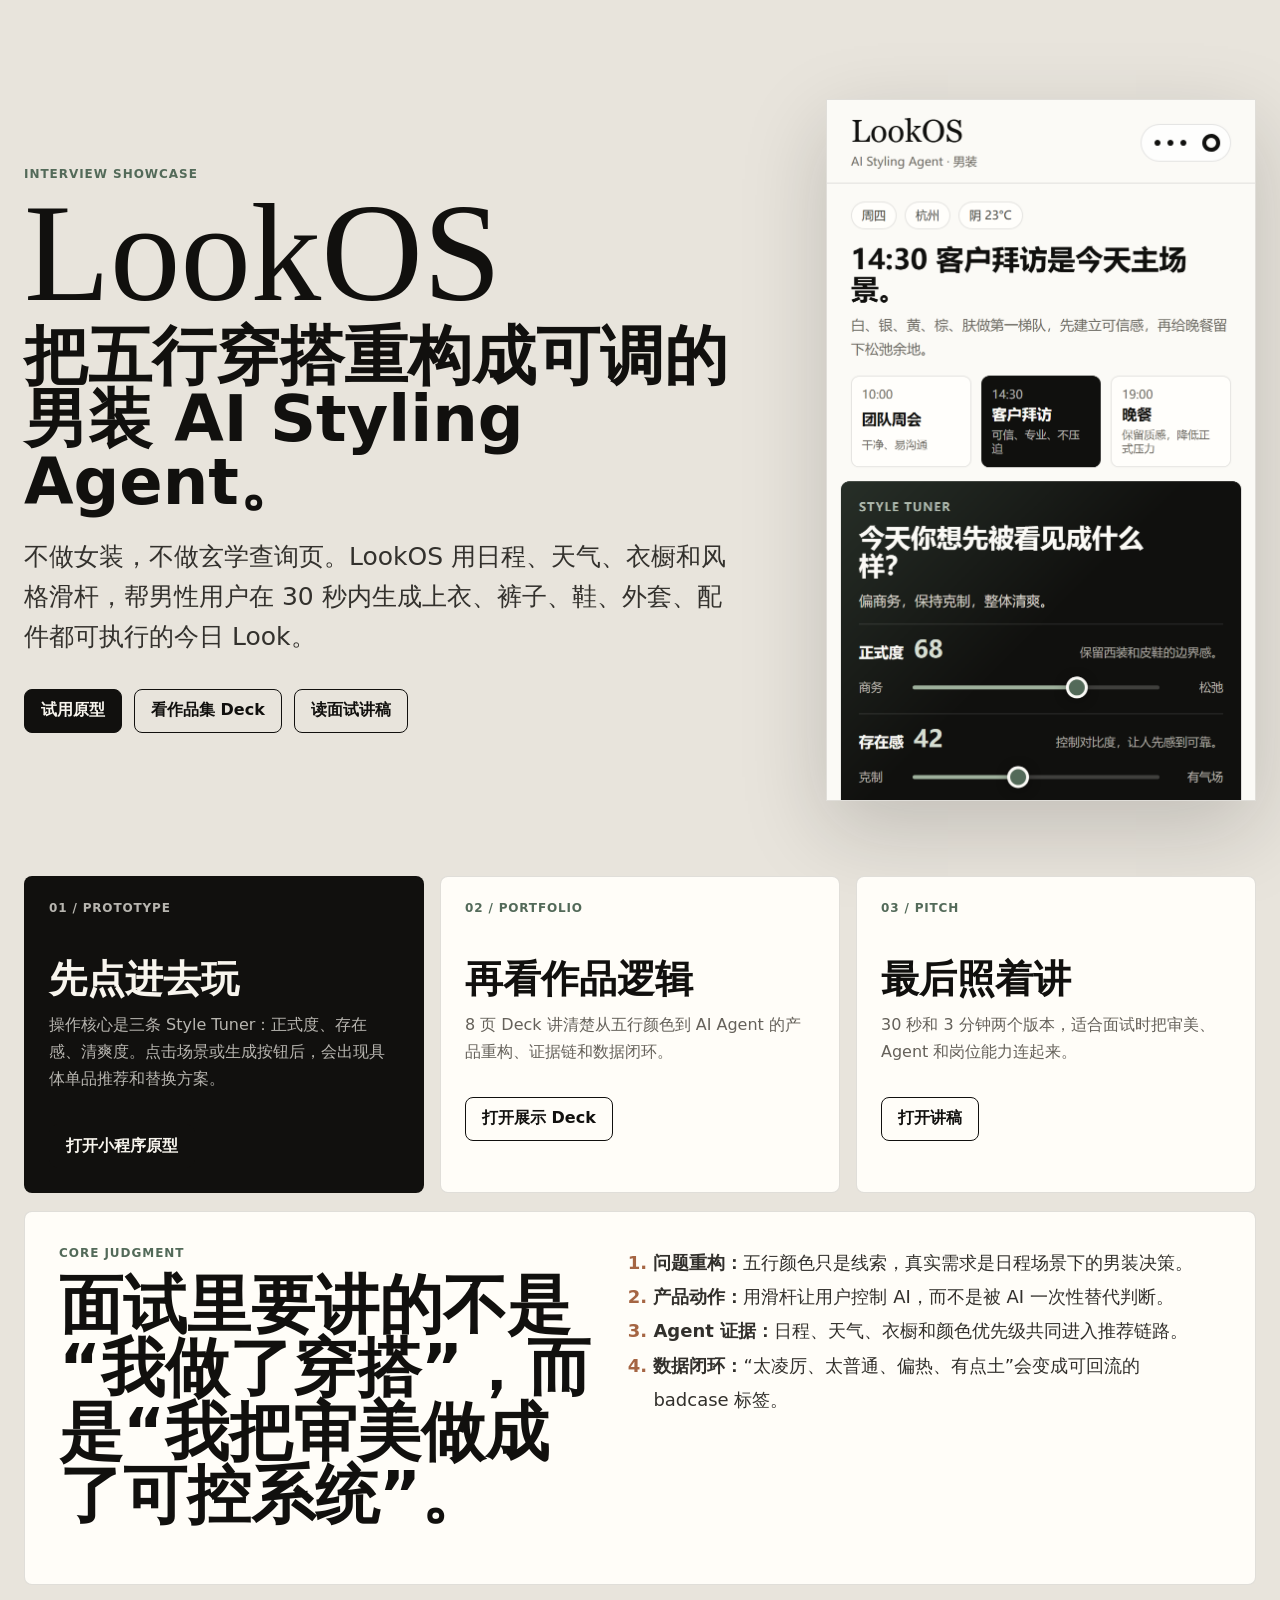
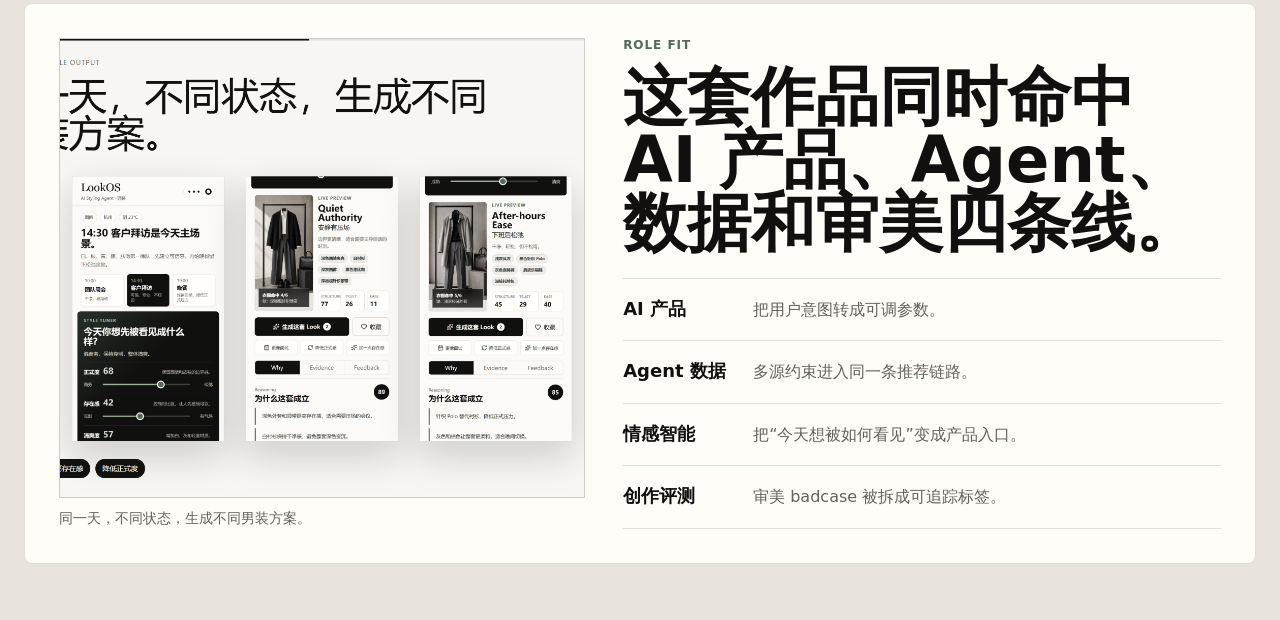
<file: index.html>
<!doctype html>
<html lang="zh-CN">
  <head>
    <meta charset="UTF-8" />
    <meta name="viewport" content="width=device-width, initial-scale=1.0" />
    <title>LookOS 男装 AI Styling Agent</title>
    <link rel="stylesheet" href="./styles.css" />
  </head>
  <body>
    <main class="site-shell">
      <section class="hero" aria-labelledby="page-title">
        <div class="hero-copy">
          <p class="eyebrow">Interview showcase</p>
          <h1 id="page-title">LookOS</h1>
          <h2>把五行穿搭重构成可调的男装 AI Styling Agent。</h2>
          <p class="lead">
            不做女装，不做玄学查询页。LookOS 用日程、天气、衣橱和风格滑杆，帮男性用户在 30 秒内生成上衣、裤子、鞋、外套、配件都可执行的今日 Look。
          </p>
          <div class="hero-actions" aria-label="primary links">
            <a class="primary-link" href="./prototype/index.html">试用原型</a>
            <a href="./deck/index.html">看作品集 Deck</a>
            <a href="./story.html">读面试讲稿</a>
          </div>
        </div>
        <figure class="hero-visual">
          <img src="./assets/style-tuner-home.png" alt="LookOS Style Tuner 原型首屏" />
        </figure>
      </section>

      <section class="entry-grid" aria-label="main deliverables">
        <article class="entry-panel dark">
          <span>01 / Prototype</span>
          <h3>先点进去玩</h3>
          <p>操作核心是三条 Style Tuner：正式度、存在感、清爽度。点击场景或生成按钮后，会出现具体单品推荐和替换方案。</p>
          <a href="./prototype/index.html">打开小程序原型</a>
        </article>
        <article class="entry-panel">
          <span>02 / Portfolio</span>
          <h3>再看作品逻辑</h3>
          <p>8 页 Deck 讲清楚从五行颜色到 AI Agent 的产品重构、证据链和数据闭环。</p>
          <a href="./deck/index.html">打开展示 Deck</a>
        </article>
        <article class="entry-panel">
          <span>03 / Pitch</span>
          <h3>最后照着讲</h3>
          <p>30 秒和 3 分钟两个版本，适合面试时把审美、Agent 和岗位能力连起来。</p>
          <a href="./story.html">打开讲稿</a>
        </article>
      </section>

      <section class="story-band" aria-label="product argument">
        <div>
          <p class="eyebrow">Core judgment</p>
          <h2>面试里要讲的不是“我做了穿搭”，而是“我把审美做成了可控系统”。</h2>
        </div>
        <ol>
          <li><b>问题重构：</b>五行颜色只是线索，真实需求是日程场景下的男装决策。</li>
          <li><b>产品动作：</b>用滑杆让用户控制 AI，而不是被 AI 一次性替代判断。</li>
          <li><b>Agent 证据：</b>日程、天气、衣橱和颜色优先级共同进入推荐链路。</li>
          <li><b>数据闭环：</b>“太凌厉、太普通、偏热、有点土”会变成可回流的 badcase 标签。</li>
        </ol>
      </section>

      <section class="proof-grid" aria-label="proof screenshots">
        <figure>
          <img src="./assets/deck-slide-6.png" alt="Deck 中展示三种 Look 状态的页面" />
          <figcaption>同一天，不同状态，生成不同男装方案。</figcaption>
        </figure>
        <div class="proof-copy">
          <p class="eyebrow">Role fit</p>
          <h2>这套作品同时命中 AI 产品、Agent、数据和审美四条线。</h2>
          <div class="proof-list">
            <div><b>AI 产品</b><span>把用户意图转成可调参数。</span></div>
            <div><b>Agent 数据</b><span>多源约束进入同一条推荐链路。</span></div>
            <div><b>情感智能</b><span>把“今天想被如何看见”变成产品入口。</span></div>
            <div><b>创作评测</b><span>审美 badcase 被拆成可追踪标签。</span></div>
          </div>
        </div>
      </section>
    </main>
  </body>
</html>
</file>
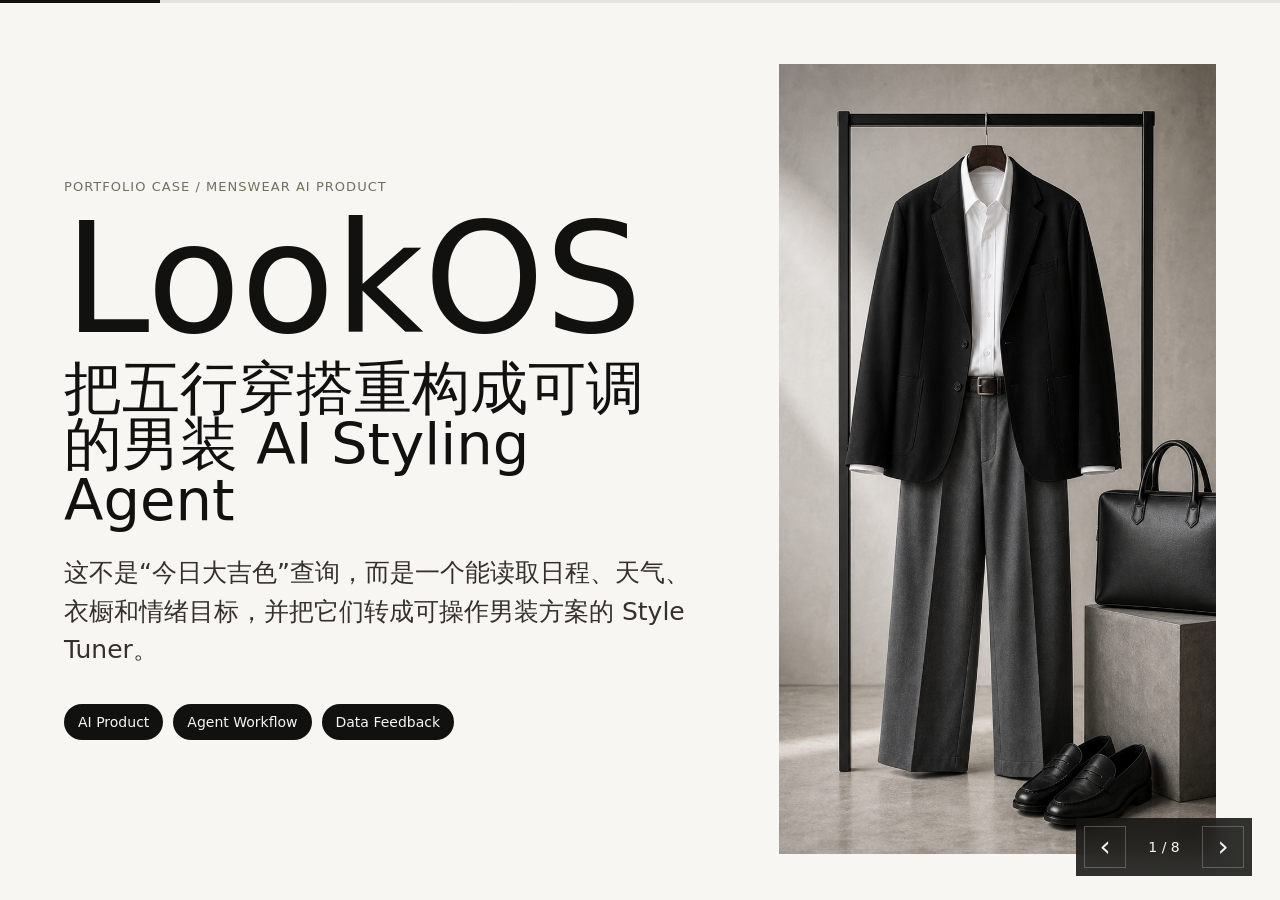
<file: deck/index.html>
<!doctype html>
<html lang="zh-CN">
  <head>
    <meta charset="UTF-8" />
    <meta name="viewport" content="width=device-width, initial-scale=1.0" />
    <title>LookOS - Style Tuner Portfolio Deck</title>
    <link rel="stylesheet" href="./styles.css" />
  </head>
  <body>
    <main class="deck" aria-live="polite">
      <div class="progress" aria-hidden="true"><span id="progressBar"></span></div>

      <section class="slide cover is-active" data-slide="1">
        <div class="cover-copy">
          <p class="eyebrow">Portfolio case / menswear AI product</p>
          <h1>LookOS</h1>
          <h2>把五行穿搭重构成可调的男装 AI Styling Agent</h2>
          <p class="lead">
            这不是“今日大吉色”查询，而是一个能读取日程、天气、衣橱和情绪目标，并把它们转成可操作男装方案的 Style Tuner。
          </p>
          <div class="meta-row">
            <span>AI Product</span>
            <span>Agent Workflow</span>
            <span>Data Feedback</span>
          </div>
        </div>
        <figure class="cover-visual">
          <img src="./assets/lookos-reliable-operator.png" alt="LookOS reliable operator menswear outfit" />
        </figure>
      </section>

      <section class="slide two-column" data-slide="2">
        <div>
          <p class="eyebrow">01 / product problem</p>
          <h2>传统五行穿衣只告诉颜色，但真实穿搭要解决场景。</h2>
          <p class="lead">
            用户不是想知道“今天白色好不好”，而是想知道：今天见客户、晚上吃饭、天气 23°C，我该怎么穿才可信又不僵。
          </p>
        </div>
        <div class="diagnosis">
          <article>
            <b>旧入口</b>
            <p>今日颜色：白、银、黄、棕、肤。</p>
          </article>
          <article>
            <b>真实决策</b>
            <p>颜色放在哪个单品上？正式到什么程度？晚上要不要松一点？</p>
          </article>
          <article>
            <b>新机会</b>
            <p>把五行降级为解释层，把入口换成日程、场景和用户想呈现的状态。</p>
          </article>
        </div>
      </section>

      <section class="slide thesis" data-slide="3">
        <p class="eyebrow">02 / core product judgment</p>
        <h2>AI 不该替用户做审美决定，而应该让用户可控地调出今天的自己。</h2>
        <div class="style-grid">
          <article>
            <span>Formality</span>
            <b>正式度</b>
            <p>决定西装、针织、鞋款和裤型的正式边界。</p>
          </article>
          <article>
            <span>Presence</span>
            <b>存在感</b>
            <p>决定黑色面积、对比度、领带或线条强度。</p>
          </article>
          <article>
            <span>Freshness</span>
            <b>清爽度</b>
            <p>决定白灰面积、材质轻重和年龄感。</p>
          </article>
          <article>
            <span>Calendar</span>
            <b>场景权重</b>
            <p>客户拜访是主场景，晚餐是切换场景。</p>
          </article>
          <article>
            <span>Five colors</span>
            <b>色彩转译</b>
            <p>白/银做清晰，棕/肤做亲和，黄只做少量暖意。</p>
          </article>
        </div>
        <p class="quote">核心动作从“看推荐”变成“调状态”。</p>
      </section>

      <section class="slide system-map" data-slide="4">
        <p class="eyebrow">03 / agent system</p>
        <h2>从日历到 Look：Agent 把多约束任务变成一套可穿方案。</h2>
        <div class="pipeline">
          <span>Calendar</span>
          <i></i>
          <span>Scene Weight</span>
          <i></i>
          <span>Weather</span>
          <i></i>
          <span>Wardrobe</span>
          <i></i>
          <span>Style Tuner</span>
          <i></i>
          <span>Look</span>
        </div>
        <div class="scenario-card">
          <div>
            <small>Example input</small>
            <b>10:00 团队周会 / 14:30 客户拜访 / 19:00 晚餐</b>
          </div>
          <p>
            系统把客户拜访设为主锚点，用 Reliable Operator 建立可信感；如果用户降低正式度，则切到 After-hours Ease，适合晚餐过渡。
          </p>
        </div>
      </section>

      <section class="slide prototype" data-slide="5">
        <div>
          <p class="eyebrow">04 / prototype</p>
          <h2>新版首页：日程简报 + 三轴 Style Tuner + 实时男装预览。</h2>
          <p class="lead">
            首屏不再是静态结果页，而是一个可以拖动、可以调性格、可以看即时反馈的小程序操作页。
          </p>
          <ul class="tight-list">
            <li>三条滑杆：正式度、存在感、清爽度。</li>
            <li>三套 Look：Reliable Operator、Quiet Authority、After-hours Ease。</li>
            <li>三层证据：Why、Evidence、Feedback。</li>
          </ul>
        </div>
        <figure class="phone-shot">
          <img src="./assets/prototype-style-tuner-home.png" alt="LookOS Style Tuner home screen" />
        </figure>
      </section>

      <section class="slide compare" data-slide="6">
        <p class="eyebrow">05 / controllable output</p>
        <h2>同一天，不同状态，生成不同男装方案。</h2>
        <div class="phone-row">
          <figure class="phone-mini">
            <img src="./assets/prototype-style-tuner-home.png" alt="Reliable Operator screen" />
          </figure>
          <figure class="phone-mini">
            <img src="./assets/prototype-style-tuner-authority.png" alt="Quiet Authority screen" />
          </figure>
          <figure class="phone-mini">
            <img src="./assets/prototype-style-tuner-relaxed.png" alt="After-hours Ease screen" />
          </figure>
        </div>
        <div class="role-fit">
          <span>默认可信</span>
          <span>提高存在感</span>
          <span>降低正式度</span>
        </div>
      </section>

      <section class="slide agent" data-slide="7">
        <p class="eyebrow">06 / evidence layer</p>
        <h2>面试里真正要讲的是：推荐背后的证据链。</h2>
        <div class="agent-layout">
          <figure class="phone-mini">
            <img src="./assets/prototype-style-tuner-evidence.png" alt="LookOS evidence panel" />
          </figure>
          <div class="steps">
            <article><span>1</span><b>日程锚点</b><p>客户拜访权重最高，晚餐是次场景。</p></article>
            <article><span>2</span><b>天气约束</b><p>杭州阴 23°C，薄外套可穿，避免厚重内搭。</p></article>
            <article><span>3</span><b>衣橱命中</b><p>基于已有男装单品组合，并暴露缺口。</p></article>
            <article><span>4</span><b>五行转译</b><p>把颜色从玄学话术改成现代风格 metadata。</p></article>
          </div>
        </div>
      </section>

      <section class="slide feedback" data-slide="8">
        <div>
          <p class="eyebrow">07 / data loop & role fit</p>
          <h2>Badcase 被设计成数据闭环，而不是简单“不喜欢”。</h2>
          <p class="lead">
            “太凌厉、太普通、偏热、有点土”会落成可归因标签，下一次直接影响推荐参数。
          </p>
        </div>
        <div class="feedback-layout">
          <figure class="phone-mini">
            <img src="./assets/prototype-style-tuner-feedback.png" alt="LookOS feedback panel" />
          </figure>
          <div class="badcase-table">
            <div><b>太凌厉</b><span>style_sharpness_high</span></div>
            <div><b>太普通</b><span>style_distinctiveness_low</span></div>
            <div><b>偏热</b><span>weather_constraint_failed</span></div>
            <div><b>有点土</b><span>style_modernity_low</span></div>
          </div>
        </div>
        <div class="role-fit">
          <span>AI 产品经理</span>
          <span>Agent 数据产品</span>
          <span>情感智能</span>
          <span>AI 创作评测</span>
          <span>跨界技术产品</span>
        </div>
      </section>
    </main>

    <nav class="deck-controls" aria-label="Slide controls">
      <button id="prevSlide" aria-label="Previous slide">‹</button>
      <span id="slideCounter">1 / 8</span>
      <button id="nextSlide" aria-label="Next slide">›</button>
    </nav>

    <script src="./script.js"></script>
  </body>
</html>
</file>
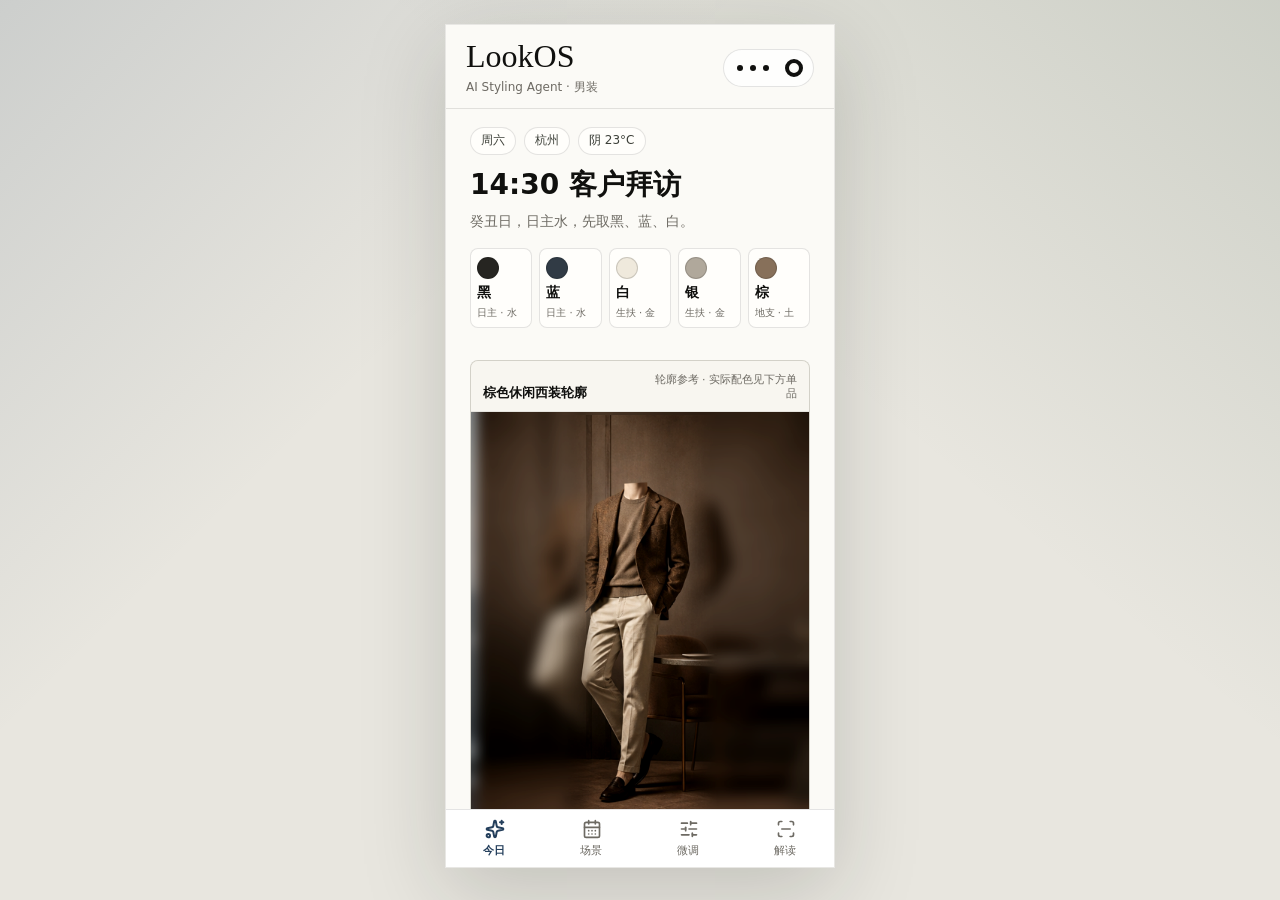
<file: prototype/index.html>
<!doctype html>
<html lang="en">
  <head>
    <meta charset="UTF-8" />
    <meta name="viewport" content="width=device-width, initial-scale=1.0" />
    <title>LookOS｜AI Styling Agent Demo</title>
    <script type="module" crossorigin src="./assets/index-CNA6HgqM.js"></script>
    <link rel="stylesheet" crossorigin href="./assets/index-CE8noPqQ.css">
  </head>
  <body>
    <div id="root"></div>
  </body>
</html>
</file>
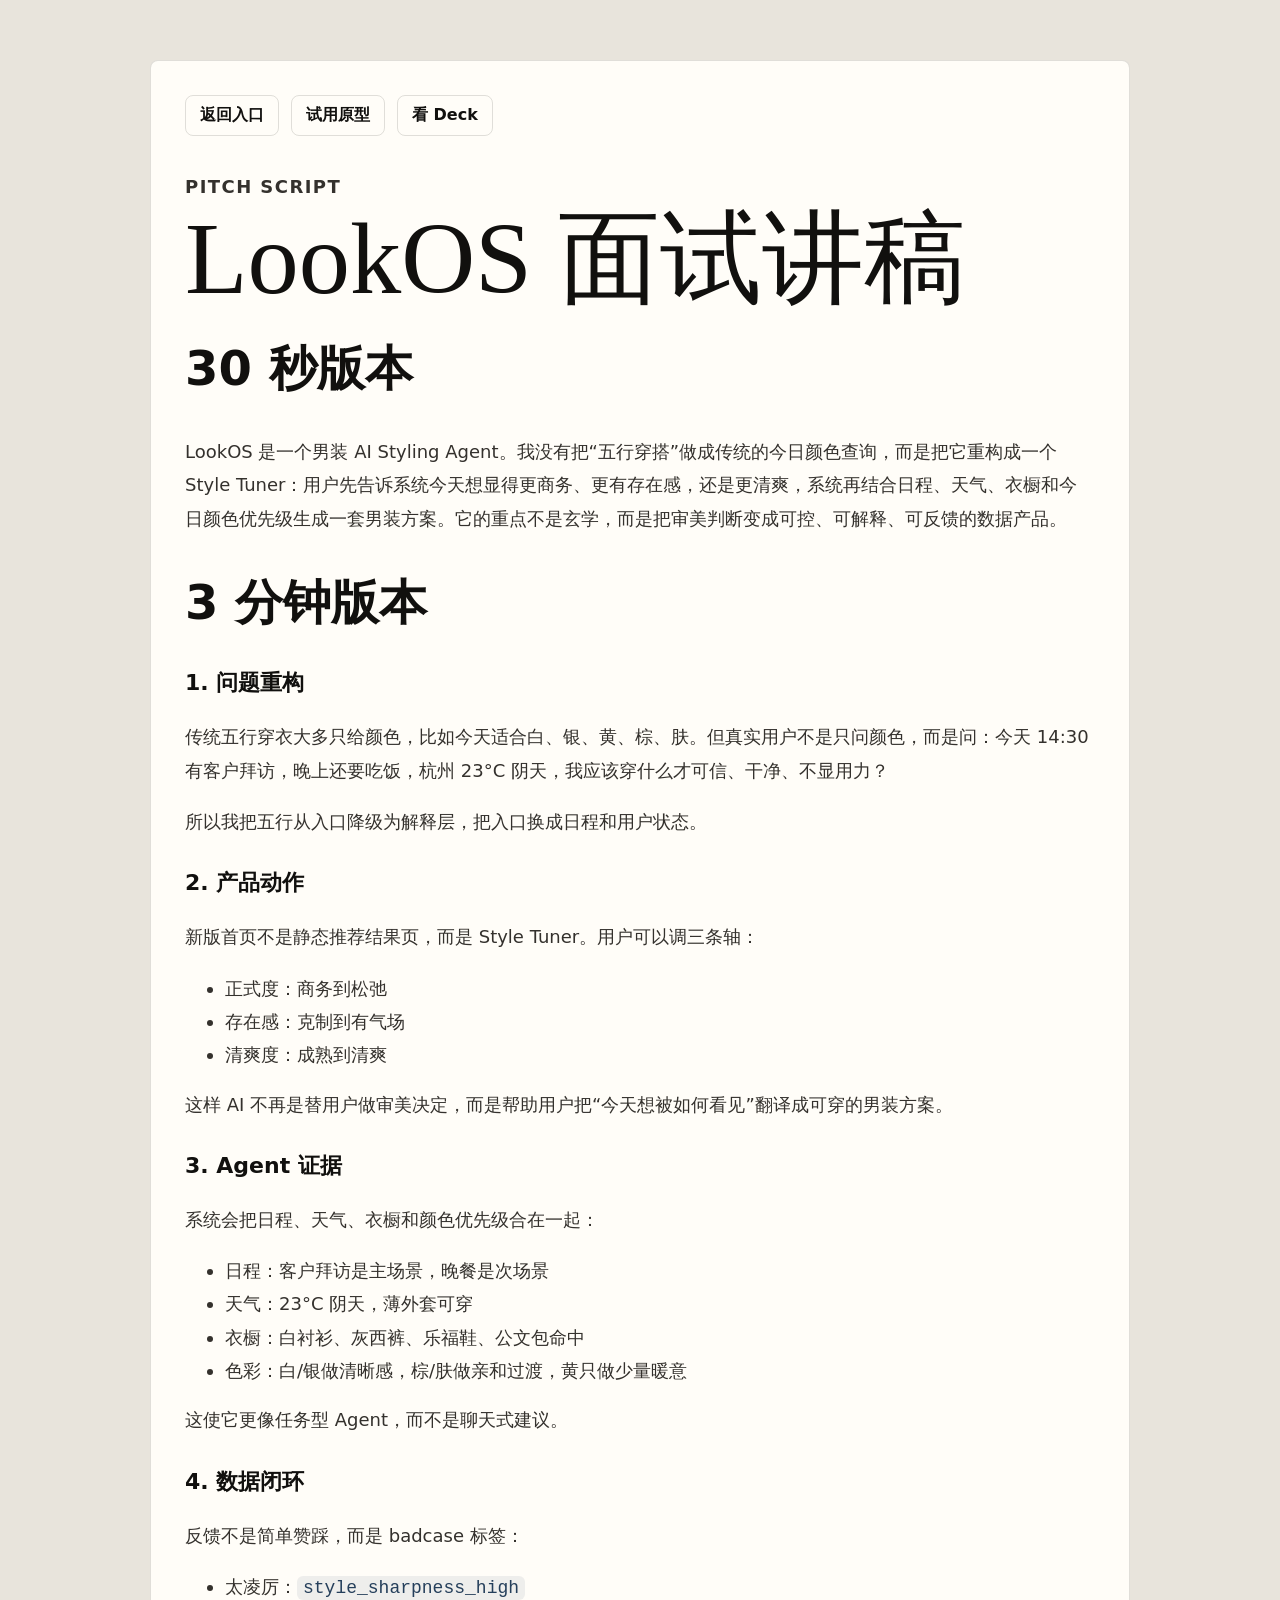
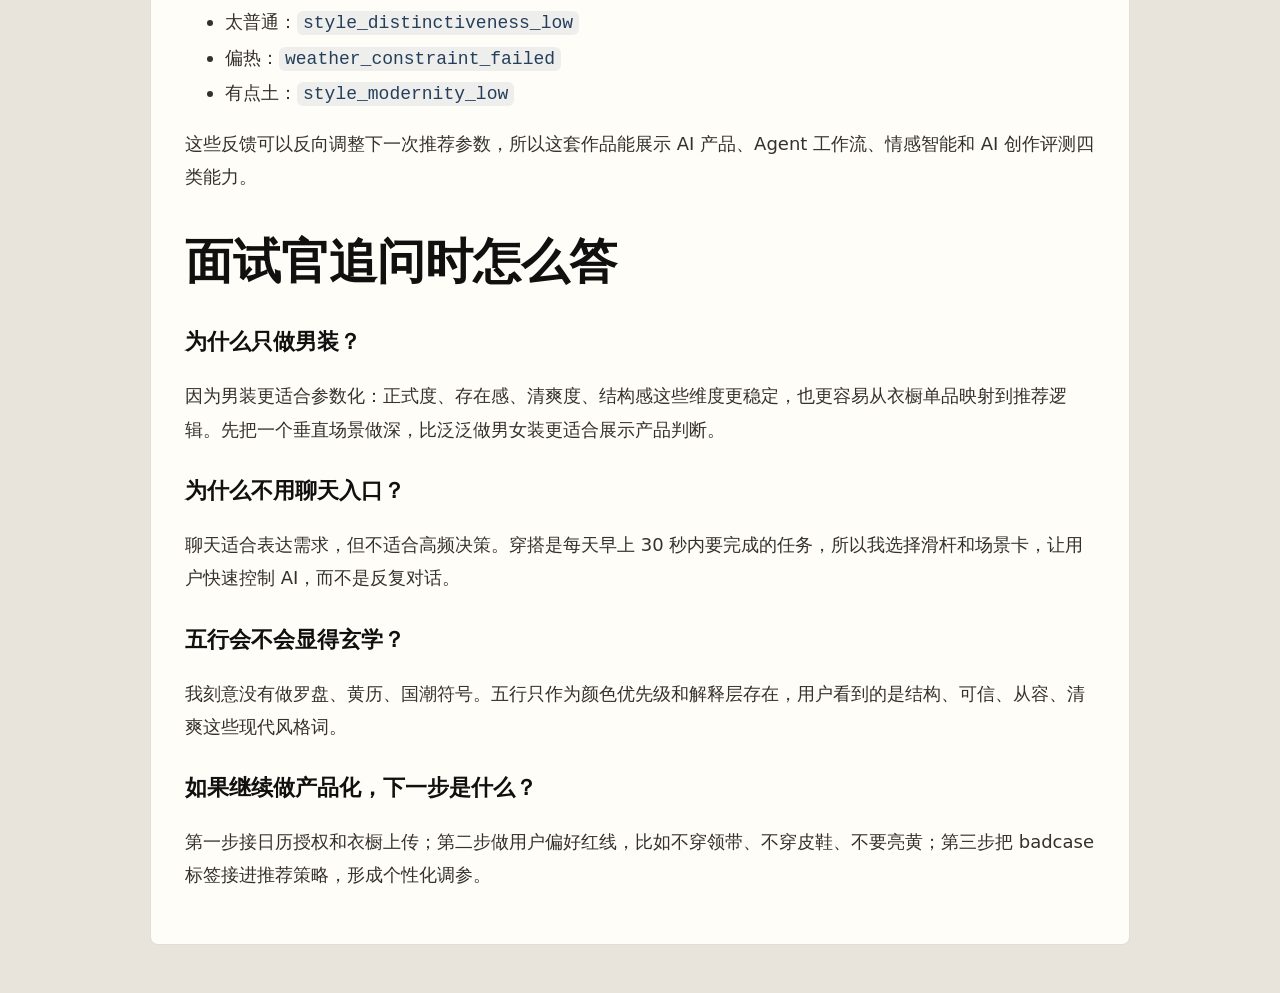
<file: story.html>
<!doctype html>
<html lang="zh-CN">
  <head>
    <meta charset="UTF-8" />
    <meta name="viewport" content="width=device-width, initial-scale=1.0" />
    <title>LookOS 面试讲稿</title>
    <link rel="stylesheet" href="./styles.css" />
  </head>
  <body>
    <main class="site-shell">
      <article class="article-page">
        <nav aria-label="page links">
          <a href="./index.html">返回入口</a>
          <a href="./prototype/index.html">试用原型</a>
          <a href="./deck/index.html">看 Deck</a>
        </nav>

        <p class="eyebrow">Pitch script</p>
        <h1>LookOS 面试讲稿</h1>

        <h2>30 秒版本</h2>
        <p>
          LookOS 是一个男装 AI Styling Agent。我没有把“五行穿搭”做成传统的今日颜色查询，而是把它重构成一个 Style Tuner：用户先告诉系统今天想显得更商务、更有存在感，还是更清爽，系统再结合日程、天气、衣橱和今日颜色优先级生成一套男装方案。它的重点不是玄学，而是把审美判断变成可控、可解释、可反馈的数据产品。
        </p>

        <h2>3 分钟版本</h2>
        <h3>1. 问题重构</h3>
        <p>
          传统五行穿衣大多只给颜色，比如今天适合白、银、黄、棕、肤。但真实用户不是只问颜色，而是问：今天 14:30 有客户拜访，晚上还要吃饭，杭州 23°C 阴天，我应该穿什么才可信、干净、不显用力？
        </p>
        <p>所以我把五行从入口降级为解释层，把入口换成日程和用户状态。</p>

        <h3>2. 产品动作</h3>
        <p>新版首页不是静态推荐结果页，而是 Style Tuner。用户可以调三条轴：</p>
        <ul>
          <li>正式度：商务到松弛</li>
          <li>存在感：克制到有气场</li>
          <li>清爽度：成熟到清爽</li>
        </ul>
        <p>
          这样 AI 不再是替用户做审美决定，而是帮助用户把“今天想被如何看见”翻译成可穿的男装方案。
        </p>

        <h3>3. Agent 证据</h3>
        <p>系统会把日程、天气、衣橱和颜色优先级合在一起：</p>
        <ul>
          <li>日程：客户拜访是主场景，晚餐是次场景</li>
          <li>天气：23°C 阴天，薄外套可穿</li>
          <li>衣橱：白衬衫、灰西裤、乐福鞋、公文包命中</li>
          <li>色彩：白/银做清晰感，棕/肤做亲和过渡，黄只做少量暖意</li>
        </ul>
        <p>这使它更像任务型 Agent，而不是聊天式建议。</p>

        <h3>4. 数据闭环</h3>
        <p>反馈不是简单赞踩，而是 badcase 标签：</p>
        <ul>
          <li>太凌厉：<code>style_sharpness_high</code></li>
          <li>太普通：<code>style_distinctiveness_low</code></li>
          <li>偏热：<code>weather_constraint_failed</code></li>
          <li>有点土：<code>style_modernity_low</code></li>
        </ul>
        <p>
          这些反馈可以反向调整下一次推荐参数，所以这套作品能展示 AI 产品、Agent 工作流、情感智能和 AI 创作评测四类能力。
        </p>

        <h2>面试官追问时怎么答</h2>
        <h3>为什么只做男装？</h3>
        <p>
          因为男装更适合参数化：正式度、存在感、清爽度、结构感这些维度更稳定，也更容易从衣橱单品映射到推荐逻辑。先把一个垂直场景做深，比泛泛做男女装更适合展示产品判断。
        </p>

        <h3>为什么不用聊天入口？</h3>
        <p>
          聊天适合表达需求，但不适合高频决策。穿搭是每天早上 30 秒内要完成的任务，所以我选择滑杆和场景卡，让用户快速控制 AI，而不是反复对话。
        </p>

        <h3>五行会不会显得玄学？</h3>
        <p>
          我刻意没有做罗盘、黄历、国潮符号。五行只作为颜色优先级和解释层存在，用户看到的是结构、可信、从容、清爽这些现代风格词。
        </p>

        <h3>如果继续做产品化，下一步是什么？</h3>
        <p>
          第一步接日历授权和衣橱上传；第二步做用户偏好红线，比如不穿领带、不穿皮鞋、不要亮黄；第三步把 badcase 标签接进推荐策略，形成个性化调参。
        </p>
      </article>
    </main>
  </body>
</html>
</file>
<file: styles.css>
:root {
  --ink: #11100e;
  --paper: #f8f5ee;
  --panel: #fffdf8;
  --muted: #65615a;
  --line: rgba(17, 16, 14, 0.13);
  --sage: #536a59;
  --blue: #253f5b;
  --copper: #a56543;
  font-family:
    Inter, ui-sans-serif, system-ui, -apple-system, BlinkMacSystemFont, "Segoe UI",
    "PingFang SC", "Microsoft YaHei", sans-serif;
  color: var(--ink);
  background: #e8e4dc;
}

* {
  box-sizing: border-box;
}

body {
  margin: 0;
  min-width: 320px;
  -webkit-font-smoothing: antialiased;
}

a {
  color: inherit;
  text-decoration: none;
}

.site-shell {
  width: min(1480px, calc(100% - 48px));
  margin: 0 auto;
  padding: 42px 0 56px;
}

.hero {
  display: grid;
  grid-template-columns: minmax(0, 1fr) minmax(320px, 430px);
  gap: clamp(36px, 7vw, 92px);
  align-items: center;
  min-height: calc(100vh - 84px);
}

.eyebrow {
  margin: 0 0 14px;
  color: var(--sage);
  font-size: 12px;
  font-weight: 780;
  letter-spacing: 0.08em;
  text-transform: uppercase;
}

h1,
h2,
h3,
p {
  margin-top: 0;
}

h1 {
  margin-bottom: 14px;
  font-family: Georgia, "Times New Roman", serif;
  font-size: clamp(78px, 11vw, 162px);
  line-height: 0.82;
  font-weight: 500;
}

.hero h2,
.story-band h2,
.proof-copy h2 {
  margin-bottom: 22px;
  max-width: 900px;
  font-size: clamp(34px, 5vw, 74px);
  line-height: 0.99;
  letter-spacing: 0;
}

.lead {
  max-width: 820px;
  color: #33312d;
  font-size: clamp(18px, 2vw, 25px);
  line-height: 1.6;
}

.hero-actions {
  display: flex;
  flex-wrap: wrap;
  gap: 12px;
  margin-top: 32px;
}

.hero-actions a,
.entry-panel a {
  display: inline-flex;
  align-items: center;
  justify-content: center;
  min-height: 44px;
  padding: 0 16px;
  border: 1px solid var(--ink);
  border-radius: 8px;
  font-weight: 760;
}

.hero-actions .primary-link,
.entry-panel.dark a {
  color: var(--paper);
  background: var(--ink);
}

.hero-visual {
  margin: 0;
  height: min(78vh, 760px);
  min-height: 560px;
  overflow: hidden;
  border: 1px solid var(--line);
  background: var(--panel);
  box-shadow: 0 28px 80px rgba(17, 16, 14, 0.18);
}

.hero-visual img,
.proof-grid img {
  display: block;
  width: 100%;
  height: 100%;
  object-fit: cover;
  object-position: top center;
}

.entry-grid {
  display: grid;
  grid-template-columns: repeat(3, 1fr);
  gap: 16px;
  margin-top: 18px;
}

.entry-panel {
  min-height: 286px;
  padding: 24px;
  border: 1px solid var(--line);
  border-radius: 8px;
  background: var(--panel);
}

.entry-panel.dark {
  color: var(--paper);
  background: var(--ink);
}

.entry-panel span {
  display: block;
  color: var(--sage);
  font-size: 12px;
  font-weight: 780;
  letter-spacing: 0.07em;
  text-transform: uppercase;
}

.entry-panel.dark span,
.entry-panel.dark p {
  color: rgba(248, 245, 238, 0.72);
}

.entry-panel h3 {
  margin: 44px 0 12px;
  font-size: clamp(26px, 3vw, 42px);
  line-height: 1.03;
}

.entry-panel p {
  color: var(--muted);
  line-height: 1.7;
}

.entry-panel a {
  margin-top: 16px;
}

.story-band,
.proof-grid,
.article-page {
  margin-top: 18px;
  padding: 34px;
  border: 1px solid var(--line);
  border-radius: 8px;
  background: var(--panel);
}

.story-band {
  display: grid;
  grid-template-columns: minmax(0, 0.9fr) minmax(0, 1fr);
  gap: 38px;
  align-items: start;
}

.story-band ol {
  margin: 0;
  padding-left: 24px;
  color: #32302c;
  font-size: 18px;
  line-height: 1.9;
}

.story-band li::marker {
  color: var(--copper);
  font-weight: 800;
}

.proof-grid {
  display: grid;
  grid-template-columns: minmax(360px, 0.88fr) minmax(0, 1fr);
  gap: 38px;
}

.proof-grid figure {
  margin: 0;
}

.proof-grid figure img {
  height: 460px;
  border: 1px solid var(--line);
  background: #ebe8df;
}

figcaption {
  margin-top: 12px;
  color: var(--muted);
  font-size: 14px;
}

.proof-list {
  display: grid;
  border-top: 1px solid var(--line);
}

.proof-list div {
  display: grid;
  grid-template-columns: 112px 1fr;
  gap: 18px;
  padding: 18px 0;
  border-bottom: 1px solid var(--line);
}

.proof-list b {
  font-size: 18px;
}

.proof-list span {
  color: var(--muted);
  line-height: 1.6;
}

.article-page {
  max-width: 980px;
  margin-right: auto;
  margin-left: auto;
}

.article-page nav {
  display: flex;
  flex-wrap: wrap;
  gap: 12px;
  margin-bottom: 34px;
}

.article-page nav a {
  min-height: 40px;
  padding: 9px 14px;
  border: 1px solid var(--line);
  border-radius: 8px;
  font-weight: 720;
}

.article-page h1 {
  font-size: clamp(52px, 8vw, 112px);
}

.article-page h2 {
  margin-top: 42px;
  font-size: clamp(28px, 4vw, 48px);
  line-height: 1.08;
}

.article-page h3 {
  margin-top: 30px;
  font-size: 22px;
}

.article-page p,
.article-page li {
  color: #34312d;
  font-size: 18px;
  line-height: 1.85;
}

.article-page code {
  padding: 2px 6px;
  border-radius: 6px;
  color: var(--blue);
  background: rgba(37, 63, 91, 0.08);
}

@media (max-width: 960px) {
  .site-shell {
    width: min(100% - 28px, 680px);
    padding-top: 28px;
  }

  .hero,
  .entry-grid,
  .story-band,
  .proof-grid {
    grid-template-columns: 1fr;
  }

  .hero {
    min-height: auto;
  }

  .hero-visual {
    height: 680px;
  }

  .story-band,
  .proof-grid,
  .article-page {
    padding: 24px;
  }
}

@media (max-width: 520px) {
  .hero-visual {
    min-height: 500px;
    height: 560px;
  }

  .hero-actions a,
  .entry-panel a {
    width: 100%;
  }

  .proof-list div {
    grid-template-columns: 1fr;
    gap: 6px;
  }
}
</file>
<file: deck/styles.css>
:root {
  --ink: #11110f;
  --paper: #f7f6f2;
  --muted: #67645e;
  --line: rgba(17, 17, 15, 0.12);
  --olive: #6d725f;
  --warm: #e7e2d8;
  font-family:
    Inter, ui-sans-serif, system-ui, -apple-system, BlinkMacSystemFont, "Segoe UI",
    "PingFang SC", "Microsoft YaHei", sans-serif;
  color: var(--ink);
  background: #e9e7e1;
}

* {
  box-sizing: border-box;
}

body {
  margin: 0;
  min-width: 320px;
  min-height: 100vh;
  overflow: hidden;
  -webkit-font-smoothing: antialiased;
}

button {
  font: inherit;
}

.deck {
  width: 100vw;
  height: 100vh;
  position: relative;
  background:
    radial-gradient(circle at 12% 20%, rgba(255, 255, 255, 0.86), transparent 34%),
    linear-gradient(135deg, #f7f6f2 0%, #e5e2da 100%);
}

.progress {
  position: fixed;
  top: 0;
  left: 0;
  width: 100%;
  height: 3px;
  background: rgba(17, 17, 15, 0.08);
  z-index: 20;
}

.progress span {
  display: block;
  width: 12.5%;
  height: 100%;
  background: var(--ink);
  transition: width 280ms ease;
}

.slide {
  position: absolute;
  inset: 0;
  display: none;
  padding: clamp(36px, 5vw, 72px);
  background: var(--paper);
  overflow: hidden;
}

.slide.is-active {
  display: grid;
}

.eyebrow {
  margin: 0 0 18px;
  color: var(--olive);
  font-size: 13px;
  line-height: 1.4;
  letter-spacing: 0.08em;
  text-transform: uppercase;
}

h1,
h2,
p {
  margin-top: 0;
}

h1 {
  margin-bottom: 16px;
  font-size: clamp(72px, 12vw, 154px);
  line-height: 0.85;
  font-weight: 520;
}

h2 {
  margin-bottom: 24px;
  max-width: 980px;
  font-size: clamp(36px, 5.2vw, 78px);
  line-height: 0.98;
  font-weight: 520;
}

.lead {
  max-width: 780px;
  color: #34312d;
  font-size: clamp(18px, 2vw, 25px);
  line-height: 1.55;
}

.cover {
  grid-template-columns: minmax(0, 1.05fr) minmax(360px, 0.72fr);
  gap: clamp(40px, 6vw, 96px);
  align-items: center;
}

.cover-copy {
  align-self: center;
}

.cover h2 {
  max-width: 820px;
  font-size: clamp(34px, 4.5vw, 64px);
}

.meta-row,
.role-fit {
  display: flex;
  flex-wrap: wrap;
  gap: 10px;
  margin-top: 34px;
}

.meta-row span,
.role-fit span {
  padding: 10px 14px;
  color: var(--paper);
  background: var(--ink);
  border-radius: 999px;
  font-size: 14px;
}

figure {
  margin: 0;
}

.cover-visual {
  height: calc(100vh - 110px);
  min-height: 520px;
  background: #ddd9cf;
  overflow: hidden;
}

.cover-visual img {
  display: block;
  width: 100%;
  height: 100%;
  object-fit: cover;
  object-position: center;
}

.two-column {
  grid-template-columns: minmax(0, 0.95fr) minmax(340px, 0.85fr);
  gap: clamp(36px, 6vw, 90px);
  align-items: center;
}

.diagnosis {
  display: grid;
  gap: 0;
  border-top: 1px solid var(--line);
}

.diagnosis article {
  padding: 28px 0;
  border-bottom: 1px solid var(--line);
}

.diagnosis b,
.scenario-card b,
.style-grid b,
.steps b,
.badcase-table b,
.rubric-grid b {
  display: block;
  margin-bottom: 8px;
  font-size: clamp(19px, 2vw, 25px);
  line-height: 1.25;
}

.diagnosis p,
.scenario-card p,
.style-grid p,
.steps p,
.rubric-grid p {
  margin: 0;
  color: var(--muted);
  font-size: 16px;
  line-height: 1.55;
}

.thesis {
  align-content: center;
}

.style-grid {
  display: grid;
  grid-template-columns: repeat(5, minmax(140px, 1fr));
  gap: 1px;
  margin-top: 38px;
  background: var(--line);
  border: 1px solid var(--line);
}

.style-grid article {
  min-height: 214px;
  padding: 24px;
  background: var(--paper);
}

.style-grid span {
  display: block;
  margin-bottom: 30px;
  color: var(--olive);
  font-size: 13px;
}

.quote {
  margin: 38px 0 0;
  padding-left: 22px;
  border-left: 3px solid var(--ink);
  max-width: 920px;
  font-size: clamp(22px, 2.8vw, 36px);
  line-height: 1.3;
}

.system-map {
  align-content: center;
}

.pipeline {
  display: grid;
  grid-template-columns: repeat(6, minmax(110px, 1fr));
  gap: 20px;
  align-items: center;
  margin: 48px 0 42px;
}

.pipeline span {
  display: flex;
  align-items: center;
  justify-content: center;
  min-height: 92px;
  padding: 18px;
  border: 1px solid var(--line);
  background: rgba(255, 255, 255, 0.46);
  font-size: 18px;
  text-align: center;
}

.pipeline i {
  display: none;
}

.scenario-card {
  display: grid;
  grid-template-columns: 0.9fr 1.1fr;
  gap: 34px;
  max-width: 1120px;
  padding: 28px;
  color: var(--paper);
  background: var(--ink);
}

.scenario-card small {
  display: block;
  margin-bottom: 12px;
  color: rgba(247, 246, 242, 0.62);
  font-size: 13px;
  text-transform: uppercase;
}

.scenario-card p {
  color: rgba(247, 246, 242, 0.76);
}

.prototype {
  grid-template-columns: minmax(0, 0.94fr) minmax(310px, 0.52fr);
  gap: clamp(32px, 5vw, 76px);
  align-items: center;
}

.tight-list {
  margin: 34px 0 0;
  padding: 0;
  list-style: none;
  max-width: 760px;
  border-top: 1px solid var(--line);
}

.tight-list li {
  padding: 17px 0;
  border-bottom: 1px solid var(--line);
  font-size: 18px;
  line-height: 1.5;
}

.phone-shot,
.phone-mini {
  justify-self: center;
  width: min(100%, 360px);
  height: calc(100vh - 124px);
  min-height: 560px;
  border: 1px solid var(--line);
  background: #fbfaf7;
  overflow: hidden;
  box-shadow: 0 28px 70px rgba(17, 17, 15, 0.18);
}

.phone-shot img,
.phone-mini img {
  display: block;
  width: 100%;
  height: 100%;
  object-fit: cover;
  object-position: top center;
}

.agent,
.rubric,
.compare {
  align-content: center;
}

.feedback {
  align-content: start;
}

.feedback h2 {
  font-size: clamp(34px, 4.4vw, 64px);
}

.agent-layout,
.feedback-layout {
  display: grid;
  grid-template-columns: minmax(280px, 0.45fr) minmax(0, 0.85fr);
  gap: clamp(34px, 5vw, 78px);
  align-items: center;
}

.phone-mini {
  width: 300px;
  height: 620px;
  min-height: 0;
}

.phone-row {
  display: grid;
  grid-template-columns: repeat(3, minmax(220px, 300px));
  gap: clamp(20px, 3vw, 42px);
  justify-content: center;
  align-items: start;
  margin-top: 26px;
}

.phone-row .phone-mini {
  width: min(100%, 300px);
  height: min(58vh, 620px);
  min-height: 480px;
}

.steps {
  display: grid;
  gap: 0;
  border-top: 1px solid var(--line);
}

.steps article {
  display: grid;
  grid-template-columns: 46px 1fr;
  gap: 18px;
  padding: 22px 0;
  border-bottom: 1px solid var(--line);
}

.steps span {
  display: flex;
  align-items: center;
  justify-content: center;
  width: 38px;
  height: 38px;
  color: var(--paper);
  background: var(--ink);
  border-radius: 50%;
  font-size: 15px;
}

.feedback-layout {
  grid-template-columns: minmax(280px, 0.42fr) minmax(0, 0.9fr);
}

.badcase-table {
  border-top: 1px solid var(--line);
}

.badcase-table div {
  display: grid;
  grid-template-columns: minmax(90px, 0.36fr) 1fr;
  gap: 20px;
  padding: 24px 0;
  border-bottom: 1px solid var(--line);
  align-items: baseline;
}

.badcase-table b {
  margin: 0;
}

.badcase-table span {
  color: var(--olive);
  font-family: ui-monospace, SFMono-Regular, Menlo, Consolas, monospace;
  font-size: 18px;
}

.rubric-grid {
  display: grid;
  grid-template-columns: repeat(3, 1fr);
  gap: 1px;
  margin-top: 34px;
  background: var(--line);
  border: 1px solid var(--line);
}

.rubric-grid article {
  min-height: 150px;
  padding: 22px;
  background: var(--paper);
}

.deck-controls {
  position: fixed;
  right: 28px;
  bottom: 24px;
  z-index: 30;
  display: flex;
  align-items: center;
  gap: 10px;
  padding: 8px;
  color: var(--paper);
  background: rgba(17, 17, 15, 0.86);
  backdrop-filter: blur(14px);
}

.deck-controls button {
  display: inline-flex;
  align-items: center;
  justify-content: center;
  width: 42px;
  height: 42px;
  color: var(--paper);
  background: transparent;
  border: 1px solid rgba(247, 246, 242, 0.24);
  cursor: pointer;
  font-size: 28px;
  line-height: 1;
}

.deck-controls span {
  min-width: 56px;
  text-align: center;
  font-size: 14px;
}

@media (max-width: 860px) {
  body {
    overflow: auto;
  }

  .deck {
    min-height: 100vh;
    height: auto;
  }

  .slide {
    position: relative;
    min-height: 100vh;
    padding: 34px 22px 92px;
  }

  .cover,
  .two-column,
  .prototype,
  .agent-layout,
  .feedback-layout,
  .scenario-card {
    grid-template-columns: 1fr;
  }

  .style-grid,
  .rubric-grid,
  .pipeline,
  .phone-row {
    grid-template-columns: 1fr;
  }

  .cover-visual {
    height: 44vh;
    min-height: 340px;
  }

  .phone-shot,
  .phone-mini {
    width: min(100%, 340px);
    height: 620px;
  }

  .deck-controls {
    right: 16px;
    bottom: 14px;
  }
}
</file>
<file: prototype/assets/index-CE8noPqQ.css>
:root{color:#10100e;background:#e8e6df;font-family:Inter,ui-sans-serif,system-ui,-apple-system,BlinkMacSystemFont,Segoe UI,PingFang SC,Microsoft YaHei,sans-serif;text-rendering:optimizeLegibility;--ink: #10100e;--paper: #fbfaf6;--muted: #6d6a63;--line: rgba(16, 16, 14, .11);--sage: #536a59;--blue: #243f5c;--copper: #a76746;--brown: #6f5746;--silver: #c9cbc6;--warm-panel: #f1f0eb;--soft: #efede7}*{box-sizing:border-box}button,input{font:inherit}button{color:inherit}body{margin:0;min-width:320px;min-height:100vh;-webkit-font-smoothing:antialiased}.page-shell{min-height:100vh;display:flex;justify-content:center;padding:24px;overflow-x:hidden;background:linear-gradient(135deg,rgba(36,63,92,.14),transparent 34%),linear-gradient(220deg,rgba(83,106,89,.18),transparent 38%),#e8e6df}.phone-surface{width:min(100%,390px);height:min(844px,calc(100vh - 48px));display:flex;flex-direction:column;background:var(--paper);border:1px solid rgba(16,16,14,.08);box-shadow:0 24px 80px #1819162e;overflow:hidden}.topbar{flex-shrink:0;display:flex;align-items:center;justify-content:space-between;min-height:70px;padding:16px 20px 12px;border-bottom:1px solid var(--line)}.app-body{flex:1;min-height:0;overflow-y:auto;overflow-x:hidden;-webkit-overflow-scrolling:touch}.app-body::-webkit-scrollbar{width:0;height:0}.view{display:flex;flex-direction:column;padding-bottom:14px}.view-title{padding:18px 24px 6px}.view-title p{margin:0;color:var(--muted);font-size:11px;letter-spacing:.14em;text-transform:uppercase}.view-title h2{margin:7px 0 0;font-size:23px;line-height:1.1}.view-title span{display:block;margin-top:7px;color:var(--muted);font-size:13px;line-height:1.5}.tabbar{flex-shrink:0;display:grid;grid-template-columns:repeat(4,1fr);border-top:1px solid var(--line);background:#fffffff0;-webkit-backdrop-filter:blur(10px);backdrop-filter:blur(10px)}.tabbar-btn{display:flex;flex-direction:column;align-items:center;justify-content:center;gap:4px;padding:9px 0 calc(9px + env(safe-area-inset-bottom,0px));background:transparent;border:0;color:var(--muted);font-size:11px;letter-spacing:.02em;cursor:pointer;transition:color .15s ease}.tabbar-btn span{font-size:11px}.tabbar-active{color:var(--blue);font-weight:680}.tabbar-active svg{stroke-width:2.4}.today-color-summary{margin:6px 0 14px;color:var(--ink);font-size:13px;line-height:1.55}.today-plan{padding:2px 24px 6px}.today-plan-head p{margin:0;color:var(--muted);font-size:12px}.today-plan-head h2{margin:4px 0 0;font-size:21px;line-height:1.12}.today-plan-head span{display:block;margin-top:5px;color:var(--muted);font-size:13px;line-height:1.5}.today-actions{display:grid;grid-template-columns:1fr 1fr;gap:10px;padding:14px 24px 22px}.today-actions .accept-button{grid-column:1 / -1}.scene-list{display:grid;grid-template-columns:1fr 1fr;gap:10px;padding:8px 24px 20px}.scene-list .scene-chip{width:auto;min-width:0}.why-context{padding:16px 24px 2px}.brand-mark{font-family:Georgia,Times New Roman,serif;font-size:32px;line-height:.95;letter-spacing:0}.topbar p,.section-header p,.tuner-title p{margin:8px 0 0;color:var(--muted);font-size:12px;line-height:1.35}.mini-actions{display:flex;align-items:center;gap:7px;padding:9px 10px 9px 13px;border-radius:999px;flex-shrink:0;background:#ffffffb8;border:1px solid var(--line)}.mini-actions span{width:6px;height:6px;border-radius:50%;background:var(--ink)}.mini-actions i{display:block;width:18px;height:18px;margin-left:9px;border:4px solid var(--ink);border-radius:50%;box-shadow:inset 0 0 0 2px var(--paper)}.morning-brief{padding:18px 24px 14px}.brief-meta{display:flex;gap:8px;flex-wrap:wrap;margin-bottom:15px}.brief-meta span{display:inline-flex;align-items:center;min-height:28px;padding:0 10px;border:1px solid var(--line);border-radius:999px;color:#3d4039;background:#fffefb;font-size:12px}.morning-brief h1{margin:0;font-size:28px;line-height:1.08;letter-spacing:0;font-weight:720}.morning-brief>p{margin:10px 0 0;color:var(--muted);font-size:14px;line-height:1.7}.scene-strip{display:flex;gap:10px;margin-top:12px;padding-bottom:2px;overflow-x:auto;scrollbar-width:none}.today-colors{display:grid;grid-template-columns:repeat(5,minmax(0,1fr));gap:7px;margin-top:14px}.today-color{display:grid;gap:5px;min-width:0;padding:8px 6px;background:#fffefb;border:1px solid var(--line);border-radius:8px}.today-color i{display:block;width:22px;height:22px;border:1px solid rgba(16,16,14,.16);border-radius:50%;background:var(--swatch)}.today-color span{color:var(--ink);font-size:14px;font-weight:780}.today-color p{margin:0;color:var(--muted);font-size:10px;line-height:1.25}.logic-strip{display:grid;grid-template-columns:repeat(2,minmax(0,1fr));gap:8px;margin-top:10px}.logic-strip div{min-width:0;padding:10px;background:#f4f2ec;border:1px solid var(--line);border-radius:8px}.logic-strip span{display:block;color:var(--sage);font-size:11px;font-weight:760}.logic-strip b{display:block;margin-top:5px;font-size:13px;line-height:1.3}.logic-strip p{margin:5px 0 0;color:var(--muted);font-size:10px;line-height:1.35}.scene-strip::-webkit-scrollbar{display:none}.scene-chip{display:grid;justify-items:start;gap:4px;flex:0 0 132px;min-height:92px;padding:10px;text-align:left;background:#fffefb;border:1px solid var(--line);border-radius:8px;cursor:pointer}.scene-chip span{color:var(--muted);font-size:12px}.scene-chip b{font-size:15px;line-height:1.2}.scene-chip small{color:var(--muted);font-size:11px;line-height:1.35}.scene-chip-active{color:#fffdf8;background:var(--brown);border-color:var(--brown)}.scene-chip-active span,.scene-chip-active small{color:#fbfaf6b3}.tuner-panel{margin:0 14px;padding:18px 18px 14px;color:var(--ink);background:linear-gradient(135deg,rgba(201,203,198,.68),transparent 48%),linear-gradient(220deg,rgba(167,103,70,.13),transparent 42%),var(--warm-panel);border:1px solid rgba(16,16,14,.08);border-radius:8px}.tuner-title{margin-bottom:14px}.tuner-title p{margin:0 0 8px;color:var(--sage);text-transform:uppercase;letter-spacing:.08em;font-weight:760}.tuner-title h2{margin:0;max-width:330px;font-size:26px;line-height:1.08;letter-spacing:0;font-weight:720}.tuner-title span{display:inline-block;margin-top:12px;color:#57544e;font-size:14px}.tuner-row{display:grid;gap:12px;padding:12px 0;border-top:1px solid rgba(16,16,14,.11)}.tuner-row-head{display:flex;justify-content:space-between;gap:16px;align-items:flex-end}.tuner-row-head div{display:flex;align-items:baseline;gap:10px}.tuner-row-head span{color:var(--ink);font-size:15px;font-weight:680}.tuner-row-head b{color:var(--brown);font-size:21px;line-height:1}.tuner-row-head p{max-width:178px;margin:0;color:#6a655e;font-size:12px;line-height:1.45;text-align:right}.range-shell{display:grid;grid-template-columns:44px 1fr 54px;gap:10px;align-items:center}.range-shell span{color:#6f6a63;font-size:12px}.range-shell span:last-child{text-align:right}input[type=range]{width:100%;height:28px;margin:0;background:transparent;-webkit-appearance:none;-moz-appearance:none;appearance:none;cursor:pointer}input[type=range]::-webkit-slider-runnable-track{height:4px;border-radius:999px;background:linear-gradient(90deg,var(--sage) 0 var(--value),rgba(16,16,14,.13) var(--value))}input[type=range]::-webkit-slider-thumb{-webkit-appearance:none;-moz-appearance:none;appearance:none;width:22px;height:22px;margin-top:-9px;border:3px solid #fffdf8;border-radius:50%;background:var(--brown);box-shadow:0 2px 12px #10100e38}input[type=range]::-moz-range-track{height:4px;border-radius:999px;background:#fbfaf633}input[type=range]::-moz-range-progress{height:4px;border-radius:999px;background:var(--sage)}input[type=range]::-moz-range-thumb{width:18px;height:18px;border:3px solid #fffdf8;border-radius:50%;background:var(--brown)}.impact-hint{display:grid;grid-template-columns:50px 1fr;gap:8px;align-items:center;padding:8px 10px;color:#3c4138;background:#fffefbb3;border:1px solid rgba(16,16,14,.08);border-radius:8px}.impact-hint span{color:var(--sage);font-size:11px;font-weight:760}.impact-hint b{font-size:12px;line-height:1.35}.live-look{display:grid;grid-template-columns:1fr;gap:12px;padding:18px 24px 0}.look-photo{position:relative;overflow:hidden;display:grid;min-height:0;background:#ece9df;border:1px solid var(--line);border-radius:8px}.look-photo img{display:block;width:100%;height:auto;aspect-ratio:45 / 56;object-fit:cover;object-position:var(--look-position, center center);filter:brightness(1.12) contrast(1.04) saturate(1.03);animation:visualRefresh .22s ease-out}@keyframes visualRefresh{0%{opacity:.72;transform:scale(1.015)}to{opacity:1;transform:scale(1)}}.closet-badge{display:flex;align-items:flex-end;justify-content:space-between;gap:10px;padding:12px 12px 10px;color:var(--ink);background:#f8f6f0;border-bottom:1px solid rgba(16,16,14,.08)}.closet-badge span{min-width:0;font-size:13px;font-weight:820;line-height:1.2}.closet-badge small{max-width:48%;color:var(--muted);font-size:11px;line-height:1.25;text-align:right}.garment-board{display:grid;grid-template-columns:repeat(2,minmax(0,1fr));gap:6px;padding:10px;background:#f1f0ebf5}.garment-card{min-width:0;padding:8px;color:var(--ink);background:#fffefb;border:1px solid rgba(16,16,14,.1);border-radius:8px}.garment-card i{display:block;width:18px;height:18px;margin-bottom:6px;background:var(--swatch);border:1px solid rgba(16,16,14,.14);border-radius:50%}.garment-card span{display:block;color:var(--sage);font-size:10px;font-weight:760}.garment-card b{display:block;margin-top:3px;font-size:12px;line-height:1.25;overflow-wrap:anywhere}.primary-actions{display:grid;grid-template-columns:1fr 104px;gap:10px;padding:18px 24px 12px}.primary-button,.save-button,.quick-tunes button,.pill,.badcase button{cursor:pointer}.primary-button,.save-button{display:inline-flex;align-items:center;justify-content:center;gap:8px;min-height:52px;border-radius:8px}.primary-button{color:#fbfaf6;background:var(--blue);border:1px solid var(--blue);font-weight:680}.primary-button small{display:inline-flex;align-items:center;justify-content:center;min-width:22px;height:22px;color:var(--ink);background:#fbfaf6;border-radius:999px;font-size:11px}.save-button{color:var(--ink);background:transparent;border:1px solid rgba(16,16,14,.18)}.save-button.saved{color:#fbfaf6;background:var(--sage);border-color:var(--sage)}.quick-tunes{display:grid;grid-template-columns:repeat(3,1fr);gap:8px;padding:0 24px 16px}.quick-tunes button{display:inline-flex;align-items:center;justify-content:center;gap:6px;min-height:42px;padding:0 8px;color:#30332e;background:#fffefb;border:1px solid var(--line);border-radius:8px;font-size:12px}.feedback-applied{margin-top:12px;padding:10px 12px;color:#3d4b3e;background:#edf2ec;border:1px solid rgba(83,106,89,.18);border-radius:8px;font-size:12px;line-height:1.45}.item-grid{display:grid;grid-template-columns:1fr;gap:8px;margin-top:14px}.item-card{display:grid;grid-template-columns:54px 1fr auto;gap:10px;align-items:baseline;padding:11px 0;border-bottom:1px solid var(--line)}.item-card span{color:var(--sage);font-size:12px;font-weight:760}.item-card h3{margin:0;font-size:15px;line-height:1.3}.item-card b{color:var(--blue);font-size:12px;white-space:nowrap}.item-card p{grid-column:2 / 4;margin:-3px 0 0;color:var(--muted);font-size:12px;line-height:1.45}.recommendation-proof{display:grid;grid-template-columns:1fr 1fr;gap:8px;margin-top:14px}.recommendation-proof div,.avoid-row{padding:11px;background:#f5f3ee;border:1px solid rgba(16,16,14,.08);border-radius:8px}.recommendation-proof span,.avoid-row span{display:block;color:var(--copper);font-size:12px;font-weight:760}.recommendation-proof p,.avoid-row p,.swap-list p{margin:5px 0 0;color:var(--muted);font-size:12px;line-height:1.45}.color-plan{display:flex;flex-wrap:wrap;gap:7px;margin-top:12px}.color-plan span{display:inline-flex;align-items:center;min-height:30px;padding:0 10px;color:#31332e;background:#f3f0e8;border:1px solid rgba(16,16,14,.08);border-radius:999px;font-size:11px}.swap-list{display:grid;gap:8px;margin-top:12px}.swap-list p{padding-left:11px;border-left:3px solid var(--sage)}.avoid-row{margin-top:12px}.accept-button,.secondary-button{display:inline-flex;align-items:center;justify-content:center;gap:6px;min-height:42px;padding:0 8px;border-radius:8px;font-size:12px;cursor:pointer}.accept-button{color:#fbfaf6;background:var(--ink);border:1px solid var(--ink);font-weight:700}.accept-button.accepted{background:var(--sage);border-color:var(--sage)}.secondary-button{color:#30332e;background:transparent;border:1px solid rgba(16,16,14,.14)}.panel{margin:0 24px 28px;padding-top:16px;border-top:1px solid var(--line)}.section-header{display:flex;justify-content:space-between;align-items:flex-start;gap:16px;margin-bottom:14px}.section-header h2{margin:2px 0 0;font-size:22px;line-height:1.2;font-weight:680}.method-badge{display:inline-flex;align-items:center;justify-content:center;min-height:30px;padding:0 10px;color:var(--sage);background:#edf2ec;border:1px solid rgba(83,106,89,.18);border-radius:999px;font-size:12px;font-weight:760;white-space:nowrap}.reason-list{display:grid;gap:10px;margin:0;padding:0;list-style:none}.reason-list li{padding:13px 0 13px 18px;color:#34342f;border-left:3px solid var(--sage);font-size:14px;line-height:1.55}.risk-row{display:grid;gap:6px;margin-top:16px;padding:13px 14px;background:#f0f2ed;border:1px solid rgba(83,106,89,.18);border-radius:8px}.risk-row span{color:var(--sage);font-size:12px;font-weight:760}.risk-row p{margin:0;color:#474b43;font-size:13px;line-height:1.5}.steps{display:grid;border-top:1px solid var(--line)}.step{display:grid;grid-template-columns:34px 1fr 20px;gap:12px;align-items:center;min-height:64px;padding:12px 0;border-bottom:1px solid var(--line)}.step-icon{display:inline-flex;align-items:center;justify-content:center;width:34px;height:34px;color:var(--ink);border:1px solid rgba(16,16,14,.15);border-radius:50%}.step b{font-size:14px}.step p,.badcase p{margin:4px 0 0;color:var(--muted);font-size:12px;line-height:1.45}.step-check{color:var(--sage)}.color-priority{display:grid;grid-template-columns:repeat(5,1fr);gap:7px;margin-top:14px}.color-priority div{min-width:0;padding:9px 6px;background:#fffefb;border:1px solid var(--line);border-radius:8px}.color-priority span{display:block;color:var(--ink);font-size:16px;font-weight:760}.color-priority p{margin:5px 0 0;color:var(--muted);font-size:10px;line-height:1.35}.feedback-row{display:flex;flex-wrap:wrap;gap:8px;padding-bottom:14px}.pill{min-height:34px;padding:0 12px;color:#33312d;background:transparent;border:1px solid rgba(16,16,14,.16);border-radius:999px}.pill-active{color:#fbfaf6;background:var(--brown);border-color:var(--brown)}.badcase{display:grid;gap:9px;padding:14px;background:#fffefb;border:1px solid var(--line);border-radius:8px}.badcase span{display:inline-block;color:var(--sage);font-size:12px;font-weight:760}.badcase button{justify-self:start;display:inline-flex;align-items:center;gap:6px;min-height:34px;padding:0 11px;color:#fbfaf6;background:var(--blue);border:1px solid var(--blue);border-radius:8px;font-size:12px}@media(max-width:520px){.page-shell{padding:0}.phone-surface{width:100%;height:100vh;height:100dvh;border:0;box-shadow:none}}@media(max-width:374px){.morning-brief,.live-look,.primary-actions,.quick-tunes{padding-left:18px;padding-right:18px}.topbar{padding-left:16px;padding-right:16px}.panel{margin-left:18px;margin-right:18px}.morning-brief h1,.tuner-title h2{font-size:27px}.live-look{grid-template-columns:1fr}.look-photo,.look-photo img{height:auto;min-height:0}.quick-tunes,.logic-strip,.recommendation-proof{grid-template-columns:1fr}}
</file>
